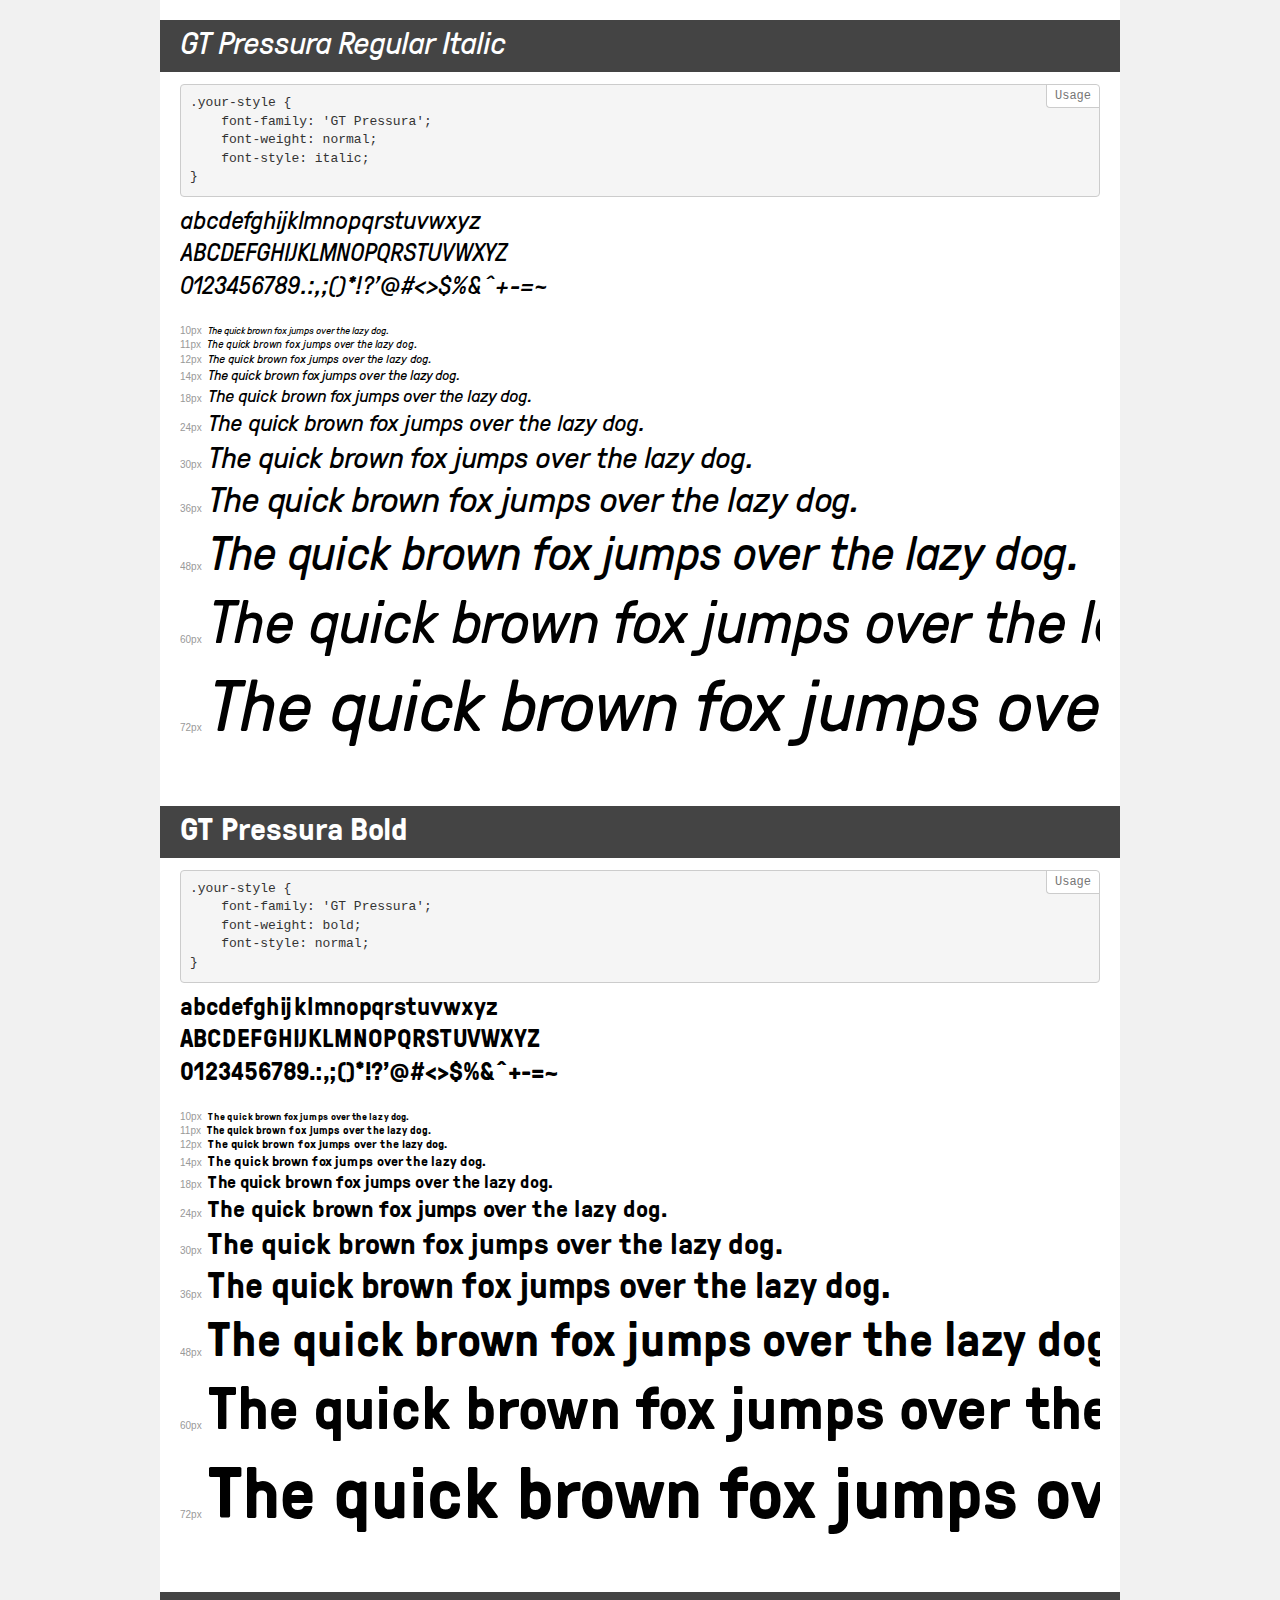
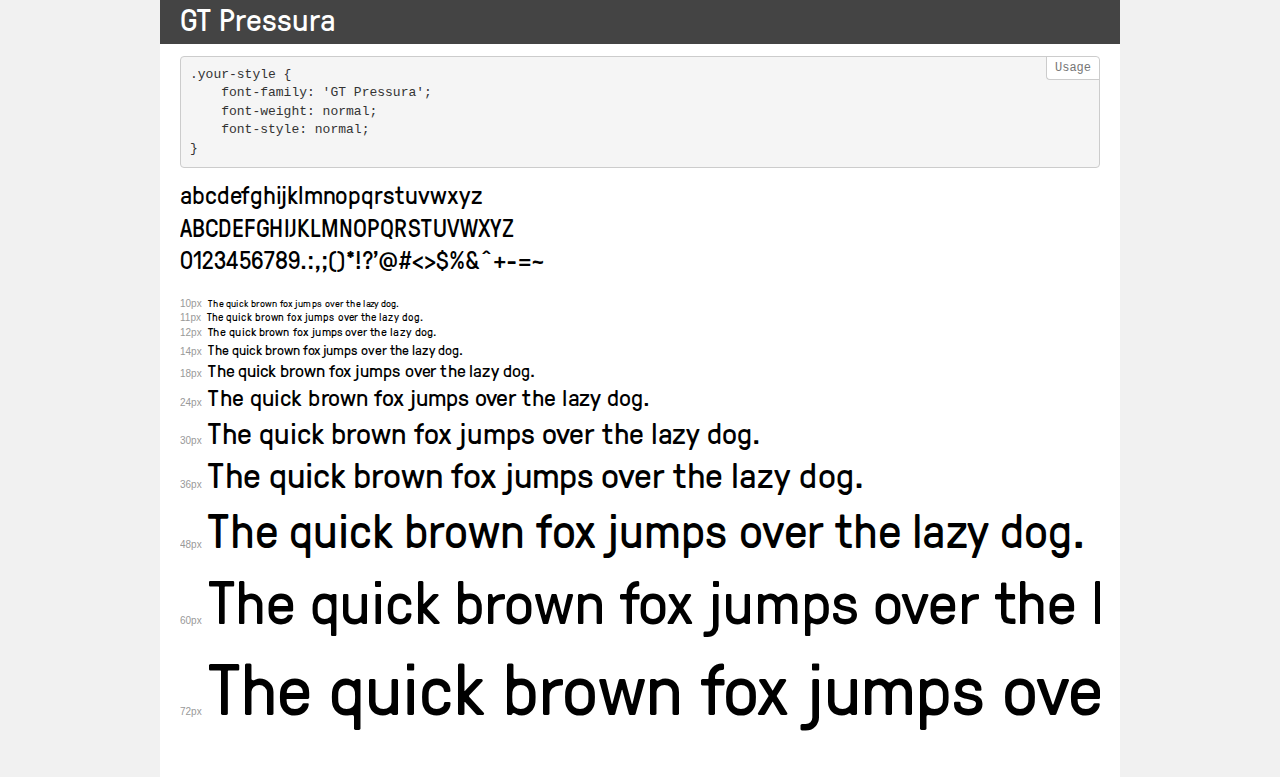
<file: gtpressura-2/demo.html>
<!DOCTYPE html>
<html>
<head>
    <meta charset="utf-8">
    <meta http-equiv="X-UA-Compatible" content="IE=edge">
    <meta name="viewport" content="width=device-width, initial-scale=1">
    <meta name="robots" content="noindex, noarchive">
    <meta name="format-detection" content="telephone=no">
    <title>Transfonter demo</title>
    <link href="stylesheet.css" rel="stylesheet">
    <style>
        /*
        http://meyerweb.com/eric/tools/css/reset/
        v2.0 | 20110126
        License: none (public domain)
        */
        html, body, div, span, applet, object, iframe,
        h1, h2, h3, h4, h5, h6, p, blockquote, pre,
        a, abbr, acronym, address, big, cite, code,
        del, dfn, em, img, ins, kbd, q, s, samp,
        small, strike, strong, sub, sup, tt, var,
        b, u, i, center,
        dl, dt, dd, ol, ul, li,
        fieldset, form, label, legend,
        table, caption, tbody, tfoot, thead, tr, th, td,
        article, aside, canvas, details, embed,
        figure, figcaption, footer, header, hgroup,
        menu, nav, output, ruby, section, summary,
        time, mark, audio, video {
            margin: 0;
            padding: 0;
            border: 0;
            font-size: 100%;
            font: inherit;
            vertical-align: baseline;
        }
        /* HTML5 display-role reset for older browsers */
        article, aside, details, figcaption, figure,
        footer, header, hgroup, menu, nav, section {
            display: block;
        }
        body {
            line-height: 1;
        }
        ol, ul {
            list-style: none;
        }
        blockquote, q {
            quotes: none;
        }
        blockquote:before, blockquote:after,
        q:before, q:after {
            content: '';
            content: none;
        }
        table {
            border-collapse: collapse;
            border-spacing: 0;
        }
        /* common styles */
        body {
            background: #f1f1f1;
            color: #000;
        }
        .page {
            background: #fff;
            width: 920px;
            margin: 0 auto;
            padding: 20px 20px 0 20px;
            overflow: hidden;
        }
        .font-container {
            overflow-x: auto;
            overflow-y: hidden;
            margin-bottom: 40px;
            line-height: 1.3;
            white-space: nowrap;
            padding-bottom: 5px;
        }
        h1 {
            position: relative;
            background: #444;
            font-size: 32px;
            color: #fff;
            padding: 10px 20px;
            margin: 0 -20px 12px -20px;
        }
        .letters {
            font-size: 25px;
            margin-bottom: 20px;
        }
        .s10:before {
            content: '10px';
        }
        .s11:before {
            content: '11px';
        }
        .s12:before {
            content: '12px';
        }
        .s14:before {
            content: '14px';
        }
        .s18:before {
            content: '18px';
        }
        .s24:before {
            content: '24px';
        }
        .s30:before {
            content: '30px';
        }
        .s36:before {
            content: '36px';
        }
        .s48:before {
            content: '48px';
        }
        .s60:before {
            content: '60px';
        }
        .s72:before {
            content: '72px';
        }
        .s10:before, .s11:before, .s12:before, .s14:before,
        .s18:before, .s24:before, .s30:before, .s36:before,
        .s48:before, .s60:before, .s72:before {
            font-family: Arial, sans-serif;
            font-size: 10px;
            font-weight: normal;
            font-style: normal;
            color: #999;
            padding-right: 6px;
        }
        pre {
            display: block;
            position: relative;
            padding: 9px;
            margin: 0 0 10px;
            font-family: Monaco, Menlo, Consolas, "Courier New", monospace !important;
            font-size: 13px;
            line-height: 1.428571429;
            color: #333;
            font-weight: normal !important;
            font-style: normal !important;
            background-color: #f5f5f5;
            border: 1px solid #ccc;
            overflow-x: auto;
            border-radius: 4px;
        }
        pre:after {
            display: block;
            position: absolute;
            right: 0;
            top: 0;
            content: 'Usage';
            line-height: 1;
            padding: 5px 8px;
            font-size: 12px;
            color: #767676;
            background-color: #fff;
            border: 1px solid #ccc;
            border-right: none;
            border-top: none;
            border-radius: 0 4px 0 4px;
            z-index: 10;
        }
        /* responsive */
        @media (max-width: 959px) {
            .page {
                width: auto;
                margin: 0;
            }
        }
    </style>
</head>
<body>
<div class="page">
    <div class="demo" style="font-family: 'GT Pressura'; font-weight: normal; font-style: italic;">
        <h1>GT Pressura Regular Italic</h1>
        <pre>.your-style {
    font-family: 'GT Pressura';
    font-weight: normal;
    font-style: italic;
}</pre>
        <div class="font-container">
            <p class="letters">
                abcdefghijklmnopqrstuvwxyz<br>
ABCDEFGHIJKLMNOPQRSTUVWXYZ<br>
                0123456789.:,;()*!?'@#<>$%&^+-=~
            </p>
            <p class="s10" style="font-size: 10px;">The quick brown fox jumps over the lazy dog.</p>
            <p class="s11" style="font-size: 11px;">The quick brown fox jumps over the lazy dog.</p>
            <p class="s12" style="font-size: 12px;">The quick brown fox jumps over the lazy dog.</p>
            <p class="s14" style="font-size: 14px;">The quick brown fox jumps over the lazy dog.</p>
            <p class="s18" style="font-size: 18px;">The quick brown fox jumps over the lazy dog.</p>
            <p class="s24" style="font-size: 24px;">The quick brown fox jumps over the lazy dog.</p>
            <p class="s30" style="font-size: 30px;">The quick brown fox jumps over the lazy dog.</p>
            <p class="s36" style="font-size: 36px;">The quick brown fox jumps over the lazy dog.</p>
            <p class="s48" style="font-size: 48px;">The quick brown fox jumps over the lazy dog.</p>
            <p class="s60" style="font-size: 60px;">The quick brown fox jumps over the lazy dog.</p>
            <p class="s72" style="font-size: 72px;">The quick brown fox jumps over the lazy dog.</p>
        </div>
    </div>
    <div class="demo" style="font-family: 'GT Pressura'; font-weight: bold; font-style: normal;">
        <h1>GT Pressura Bold</h1>
        <pre>.your-style {
    font-family: 'GT Pressura';
    font-weight: bold;
    font-style: normal;
}</pre>
        <div class="font-container">
            <p class="letters">
                abcdefghijklmnopqrstuvwxyz<br>
ABCDEFGHIJKLMNOPQRSTUVWXYZ<br>
                0123456789.:,;()*!?'@#<>$%&^+-=~
            </p>
            <p class="s10" style="font-size: 10px;">The quick brown fox jumps over the lazy dog.</p>
            <p class="s11" style="font-size: 11px;">The quick brown fox jumps over the lazy dog.</p>
            <p class="s12" style="font-size: 12px;">The quick brown fox jumps over the lazy dog.</p>
            <p class="s14" style="font-size: 14px;">The quick brown fox jumps over the lazy dog.</p>
            <p class="s18" style="font-size: 18px;">The quick brown fox jumps over the lazy dog.</p>
            <p class="s24" style="font-size: 24px;">The quick brown fox jumps over the lazy dog.</p>
            <p class="s30" style="font-size: 30px;">The quick brown fox jumps over the lazy dog.</p>
            <p class="s36" style="font-size: 36px;">The quick brown fox jumps over the lazy dog.</p>
            <p class="s48" style="font-size: 48px;">The quick brown fox jumps over the lazy dog.</p>
            <p class="s60" style="font-size: 60px;">The quick brown fox jumps over the lazy dog.</p>
            <p class="s72" style="font-size: 72px;">The quick brown fox jumps over the lazy dog.</p>
        </div>
    </div>
    <div class="demo" style="font-family: 'GT Pressura'; font-weight: normal; font-style: normal;">
        <h1>GT Pressura</h1>
        <pre>.your-style {
    font-family: 'GT Pressura';
    font-weight: normal;
    font-style: normal;
}</pre>
        <div class="font-container">
            <p class="letters">
                abcdefghijklmnopqrstuvwxyz<br>
ABCDEFGHIJKLMNOPQRSTUVWXYZ<br>
                0123456789.:,;()*!?'@#<>$%&^+-=~
            </p>
            <p class="s10" style="font-size: 10px;">The quick brown fox jumps over the lazy dog.</p>
            <p class="s11" style="font-size: 11px;">The quick brown fox jumps over the lazy dog.</p>
            <p class="s12" style="font-size: 12px;">The quick brown fox jumps over the lazy dog.</p>
            <p class="s14" style="font-size: 14px;">The quick brown fox jumps over the lazy dog.</p>
            <p class="s18" style="font-size: 18px;">The quick brown fox jumps over the lazy dog.</p>
            <p class="s24" style="font-size: 24px;">The quick brown fox jumps over the lazy dog.</p>
            <p class="s30" style="font-size: 30px;">The quick brown fox jumps over the lazy dog.</p>
            <p class="s36" style="font-size: 36px;">The quick brown fox jumps over the lazy dog.</p>
            <p class="s48" style="font-size: 48px;">The quick brown fox jumps over the lazy dog.</p>
            <p class="s60" style="font-size: 60px;">The quick brown fox jumps over the lazy dog.</p>
            <p class="s72" style="font-size: 72px;">The quick brown fox jumps over the lazy dog.</p>
        </div>
    </div>
</div>
</body>
</html>
</file>
<file: gtpressura-2/stylesheet.css>
@font-face {
    font-family: 'GT Pressura';
    src: url('GTPressuraRegular-Italic.woff2') format('woff2'),
        url('GTPressuraRegular-Italic.woff') format('woff');
    font-weight: normal;
    font-style: italic;
}

@font-face {
    font-family: 'GT Pressura';
    src: url('GTPressura-Bold.woff2') format('woff2'),
        url('GTPressura-Bold.woff') format('woff');
    font-weight: bold;
    font-style: normal;
}

@font-face {
    font-family: 'GT Pressura';
    src: url('GTPressura.woff2') format('woff2'),
        url('GTPressura.woff') format('woff');
    font-weight: normal;
    font-style: normal;
}
</file>
